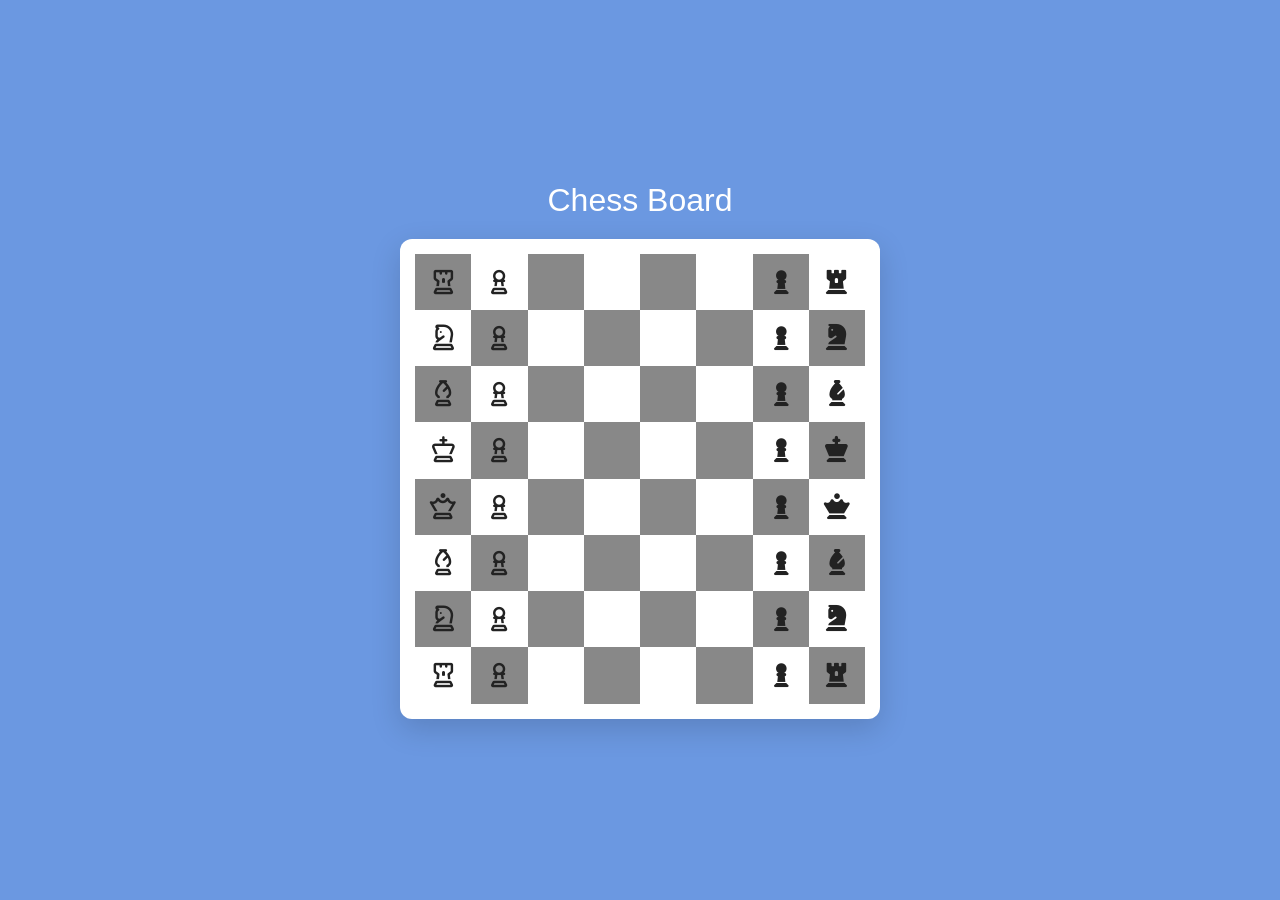
<file: CSS/chess_board/index.html>
<!DOCTYPE html>
<html lang="en">
<head>
    <meta charset="UTF-8">
    <meta name="viewport" content="width=device-width, initial-scale=1.0">
    <link rel="stylesheet" href="https://cdnjs.cloudflare.com/ajax/libs/font-awesome/6.4.0/css/all.min.css">
    <link rel="stylesheet" href="styles.css">
    <title>Chess Board</title>
</head>
<body>
    <div class="title"><h1>Chess Board</h1></div>
    <div class="board">
        <div class="cell dark"><i class="fa-regular fa-chess-rook"></i></div>
        <div class="cell"><i class="fa-regular fa-chess-pawn"></i></div>
        <div class="cell dark"></div>
        <div class="cell"></div>
        <div class="cell dark"></div>
        <div class="cell"></div>
        <div class="cell dark"><i class="fa-solid fa-chess-pawn"></i></div>
        <div class="cell"><i class="fa-solid fa-chess-rook"></i></div>

        <div class="cell"><i class="fa-regular fa-chess-knight"></i></div>
        <div class="cell dark"><i class="fa-regular fa-chess-pawn"></i></div>
        <div class="cell"></div>
        <div class="cell dark"></div>
        <div class="cell"></div>
        <div class="cell dark"></div>
        <div class="cell"><i class="fa-solid fa-chess-pawn"></i></div>
        <div class="cell dark"><i class="fa-solid fa-chess-knight"></i></div>

        <div class="cell dark"><i class="fa-regular fa-chess-bishop"></i></div>
        <div class="cell"><i class="fa-regular fa-chess-pawn"></i></div>
        <div class="cell dark"></div>
        <div class="cell"></div>
        <div class="cell dark"></div>
        <div class="cell"></div>
        <div class="cell dark"><i class="fa-solid fa-chess-pawn"></i></div>
        <div class="cell"><i class="fa-solid fa-chess-bishop"></i></div>

        <div class="cell"><i class="fa-regular fa-chess-king"></i></div>
        <div class="cell dark"><i class="fa-regular fa-chess-pawn"></i></div>
        <div class="cell"></div>
        <div class="cell dark"></div>
        <div class="cell"></div>
        <div class="cell dark"></div>
        <div class="cell"><i class="fa-solid fa-chess-pawn"></i></div>
        <div class="cell dark"><i class="fa-solid fa-chess-king"></i></div>

        <div class="cell dark"><i class="fa-regular fa-chess-queen"></i></div>
        <div class="cell"><i class="fa-regular fa-chess-pawn"></i></div>
        <div class="cell dark"></div>
        <div class="cell"></div>
        <div class="cell dark"></div>
        <div class="cell"></div>
        <div class="cell dark"><i class="fa-solid fa-chess-pawn"></i></div>
        <div class="cell"><i class="fa-solid fa-chess-queen"></i></div>

        <div class="cell"><i class="fa-regular fa-chess-bishop"></i></div>
        <div class="cell dark"><i class="fa-regular fa-chess-pawn"></i></div>
        <div class="cell"></div>
        <div class="cell dark"></div>
        <div class="cell"></div>
        <div class="cell dark"></div>
        <div class="cell"><i class="fa-solid fa-chess-pawn"></i></div>
        <div class="cell dark"><i class="fa-solid fa-chess-bishop"></i></div>

        <div class="cell dark"><i class="fa-regular fa-chess-knight"></i></div>
        <div class="cell"><i class="fa-regular fa-chess-pawn"></i></div>
        <div class="cell dark"></div>
        <div class="cell"></div>
        <div class="cell dark"></div>
        <div class="cell"></div>
        <div class="cell dark"><i class="fa-solid fa-chess-pawn"></i></div>
        <div class="cell"><i class="fa-solid fa-chess-knight"></i></div>

        <div class="cell"><i class="fa-regular fa-chess-rook"></i></div>
        <div class="cell dark"><i class="fa-regular fa-chess-pawn"></i></div>
        <div class="cell"></div>
        <div class="cell dark"></div>
        <div class="cell"></div>
        <div class="cell dark"></div>
        <div class="cell"><i class="fa-solid fa-chess-pawn"></i></div>
        <div class="cell dark"><i class="fa-solid fa-chess-rook"></i></div>
    </div>
</body>
</html>
</file>
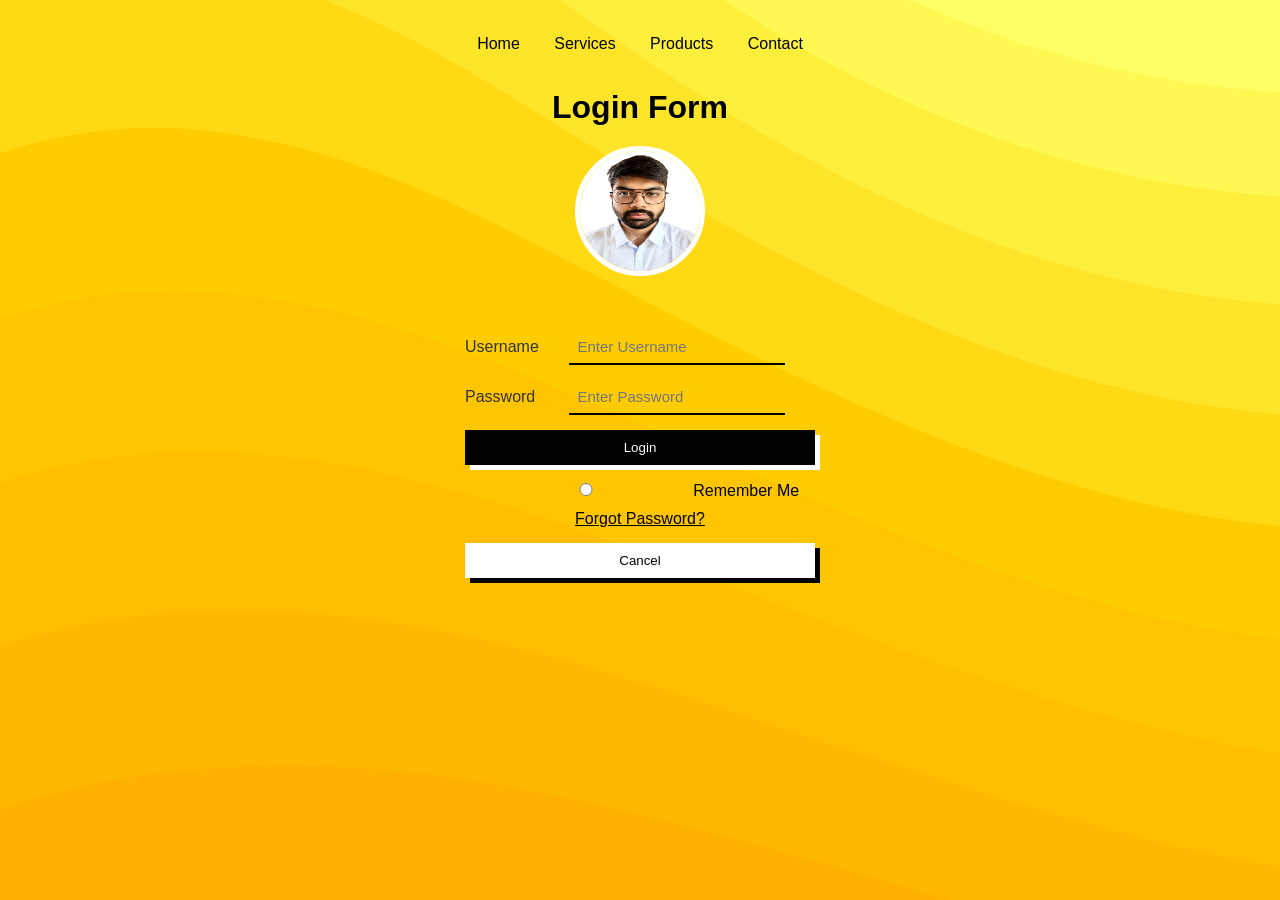
<file: CSS/login_form/index.html>
<!DOCTYPE html>
<html lang="en">
<head>
    <meta charset="UTF-8">
    <meta name="viewport" content="width=device-width, initial-scale=1.0">
    <title>Login Form</title>
    <link rel="stylesheet" href="styles.css">
</head>
<body>
    <header>
        <a href="#">Home</a>
        <a href="#">Services</a>
        <a href="#">Products</a>
        <a href="#">Contact</a>
    </header>

    <h1>Login Form</h1>

    <img class="avatar" src="kanad_profile.png" alt="Profile picture">

    <form>
        <div class="form-group">
            <label for="username">Username</label>
            <input type="text" id="username" placeholder="Enter Username">
        </div>

        <div class="form-group">
            <label for="password">Password</label>
            <input type="password" id="password" placeholder="Enter Password">
        </div>

        <button type="submit" class="btn btn-login">Login</button>

        <div class="checkbox-group">
            <input type="radio" id="remember">
            <label for="remember">Remember Me</label>
        </div>

        <a href="#" class="forgot-link">Forgot Password?</a>

        <button type="button" class="btn btn-cancel">Cancel</button>
    </form>
</body>
</html>
</file>
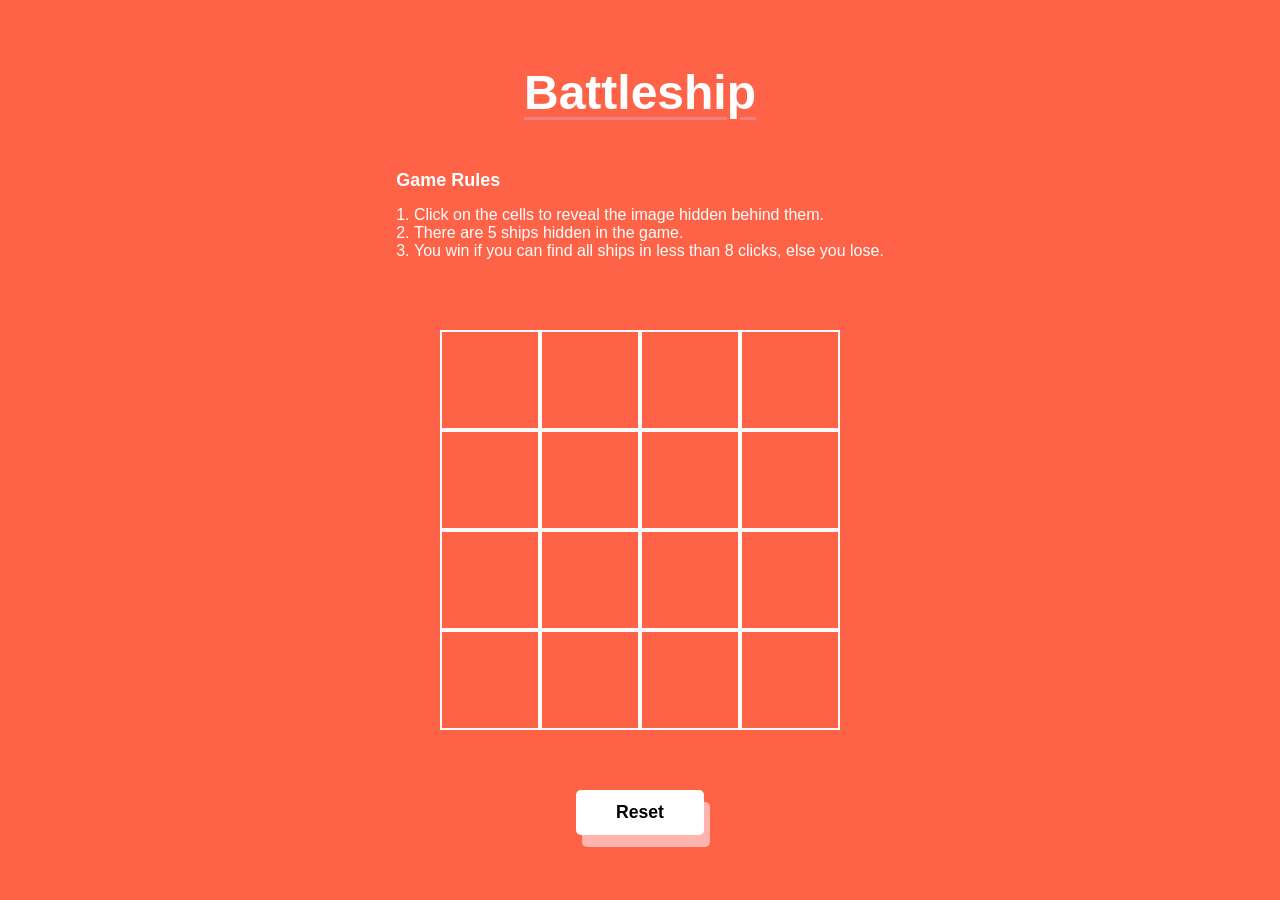
<file: JS/battleship/index.html>
<!DOCTYPE html>
<html lang="en">
<head>
    <meta charset="UTF-8">
    <meta name="viewport" content="width=device-width, initial-scale=1.0">
    <title>Battleship Game</title>
    <link rel="stylesheet" href="style.css">
</head>
<body>
    <h1>Battleship</h1>
    
    <div class="rules-section">
        <h2>Game Rules</h2>
        <ol>
            <li>Click on the cells to reveal the image hidden behind them.</li>
            <li>There are 5 ships hidden in the game.</li>
            <li>You win if you can find all ships in less than 8 clicks, else you lose.</li>
        </ol>
    </div>

    <div class="game-container">
        <div class="grid" id="gameGrid"></div>
        
        <button class="reset-btn" id="resetBtn">Reset</button>
    </div>

    <script src="script.js"></script>
</body>
</html>
</file>
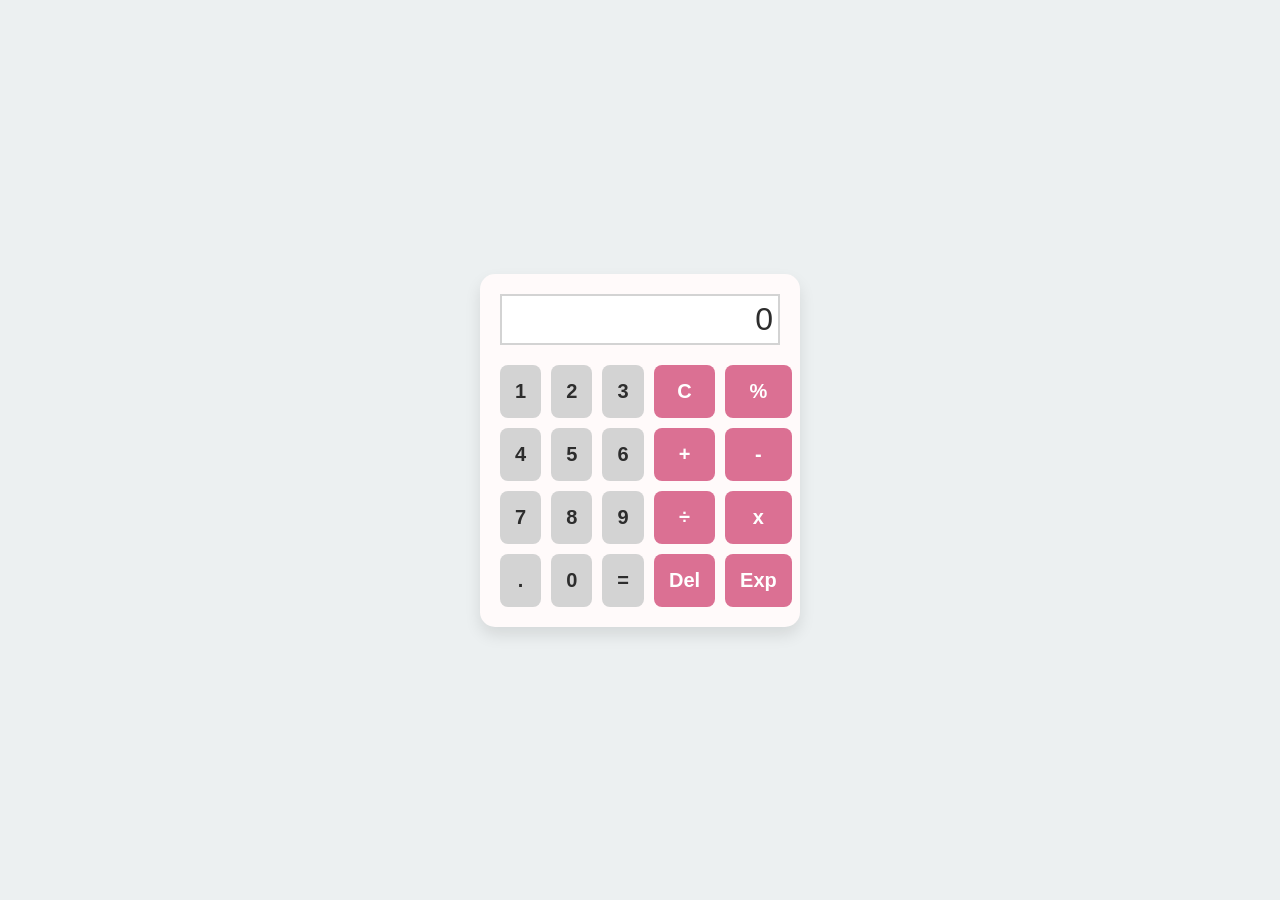
<file: JS/calculator/index.html>
<!DOCTYPE html>
<html lang="en">
<head>
    <meta charset="UTF-8">
    <meta name="viewport" content="width=device-width, initial-scale=1.0">
    <title>Calculator</title>
    <link rel="stylesheet" href="style.css">
</head>
<body>
    <div class="calculator-container">
        <div class="display" id="display">0</div>
        <div class="buttons-grid">
            <button class="number-btn">1</button>
            <button class="number-btn">2</button>
            <button class="number-btn">3</button>
            <button class="action-btn" id="clear">C</button>
            <button class="action-btn" id="remainder">%</button>

            <button class="number-btn">4</button>
            <button class="number-btn">5</button>
            <button class="number-btn">6</button>
            <button class="action-btn" id="add">+</button>
            <button class="action-btn" id="subtract">-</button>

            <button class="number-btn">7</button>
            <button class="number-btn">8</button>
            <button class="number-btn">9</button>
            <button class="action-btn" id="divide">÷</button>
            <button class="action-btn" id="multiply">x</button>

            <button class="number-btn decimal-btn" id="decimal">.</button>
            <button class="number-btn">0</button>
            <button class="action-btn" id="equals">=</button>
            <button class="action-btn" id="delete">Del</button>
            <button class="action-btn" id="exponent">Exp</button>
        </div>
    </div>

    <script src="script.js"></script>
</body>
</html>
</file>
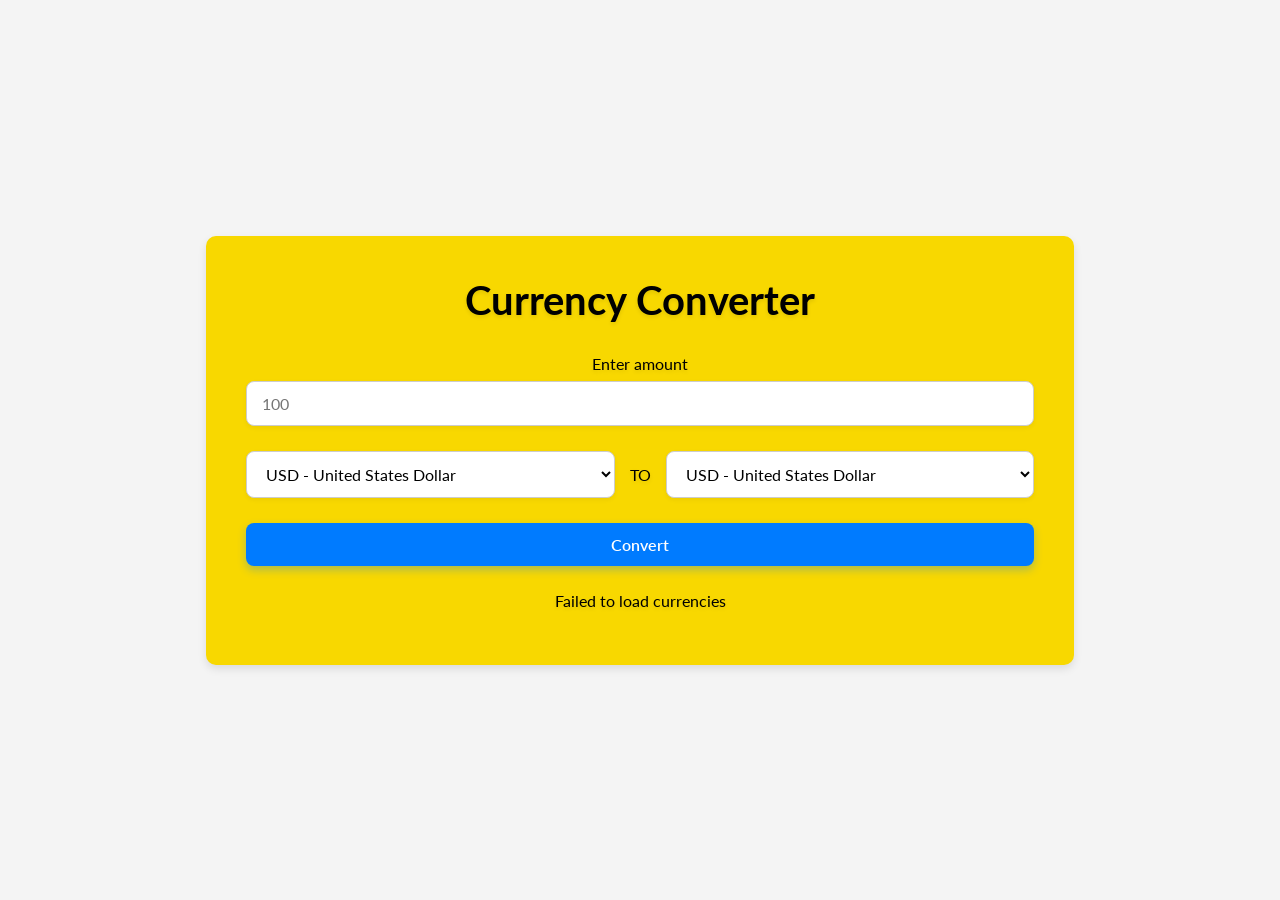
<file: JS/currency_converter/index.html>
<!DOCTYPE html>
<html lang="en">
<head>
    <meta charset="UTF-8">
    <meta name="viewport" content="width=device-width, initial-scale=1.0">
    <title>Currency Converter</title>
    <link rel="preconnect" href="https://fonts.googleapis.com">
    <link rel="preconnect" href="https://fonts.gstatic.com" crossorigin>
    <link href="https://fonts.googleapis.com/css2?family=Lato:ital,wght@0,100;0,300;0,400;0,700;0,900;1,100;1,300;1,400;1,700;1,900&display=swap" rel="stylesheet">
    <link rel="stylesheet" href="style.css">
</head>
<body>
    <div class="container">
        <div class="content">
            <h1>Currency Converter</h1>

            <div class="input-group">
                <label for="amount">Enter amount</label>
                <input type="number" id="amount" placeholder="100" required>
            </div>

            <div class="currency-section">
                <div class="dropdown-group">
                    <select id="fromCurrency">
                        <option value="">USD - United States Dollar</option>
                        <option value="">INR - Indian Rupee</option>
                    </select>
                </div>

                <div class="to-label">TO</div>

                <div class="dropdown-group">
                    <select id="toCurrency">
                        <option value="">USD - United States Dollar</option>
                        <option value="">INR - Indian Rupee</option>
                    </select>
                </div>
            </div>

            <button id="convertBtn" class="convert-btn">Convert</button>

            <div id="result" class="result-message">100 USD = 8,407.52 INR</div>
            <div id="error" class="error-message">An error occurred, please try again later</div>
        </div>
    </div>

    <script src="script.js"></script>
</body>
</html>
</file>
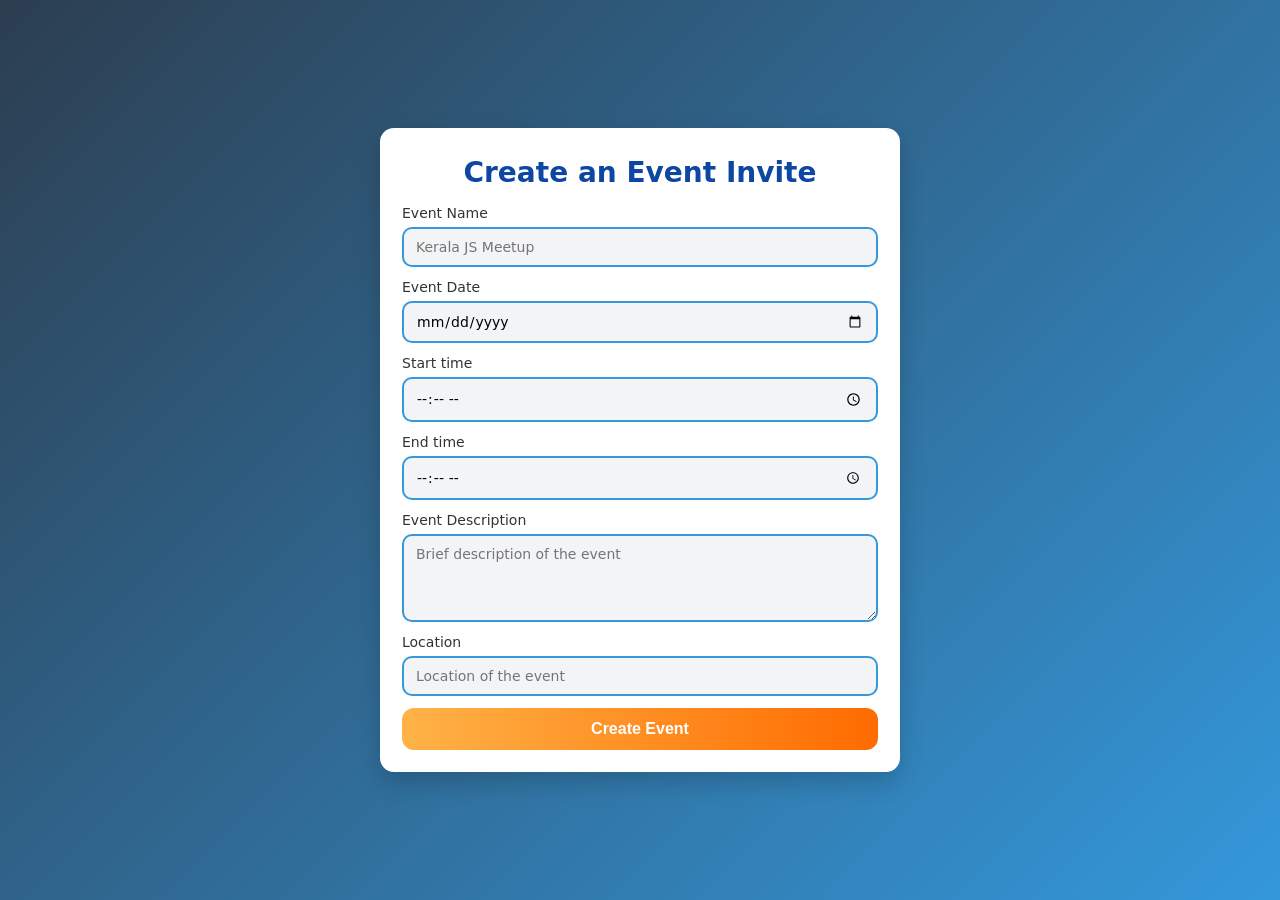
<file: JS/event_invitation/index.html>
<!doctype html>
<html lang="en">
  <head>
    <meta charset="UTF-8" />
    <meta name="viewport" content="width=device-width, initial-scale=1.0" />
    <title>Event Invitation Creator</title>

    <link rel="stylesheet" href="style.css" />
    <script defer src="script.js"></script>
  </head>

  <body>
    <main class="wrap">
      <section class="form-card" id="formCard">
        <h1>Create an Event Invite</h1>

        <form id="eventForm">
          <label>
            Event Name
            <input id="name" type="text" placeholder="Kerala JS Meetup"/>
          </label>

          <label>
            Event Date
            <input id="date" type="date" />
          </label>

          <label>
            Start time
            <input id="start" type="time" />
          </label>

          <label>
            End time
            <input id="end" type="time" />
          </label>

          <label>
            Event Description
            <textarea id="desc" rows="4" placeholder="Brief description of the event"></textarea>
          </label>

          <label>
            Location
            <input id="loc" type="text" placeholder="Location of the event"/>
          </label>

          <button class="btn" type="submit">Create Event</button>
        </form>
      </section>
    </main>

    <div class="modal" id="modal" hidden>
      <div class="modal-box">
        <p id="modalText">Please fill in all fields</p>
        <button type="button" class="modal-close" id="modalClose">×</button>
      </div>
    </div>
  </body>
</html>
</file>
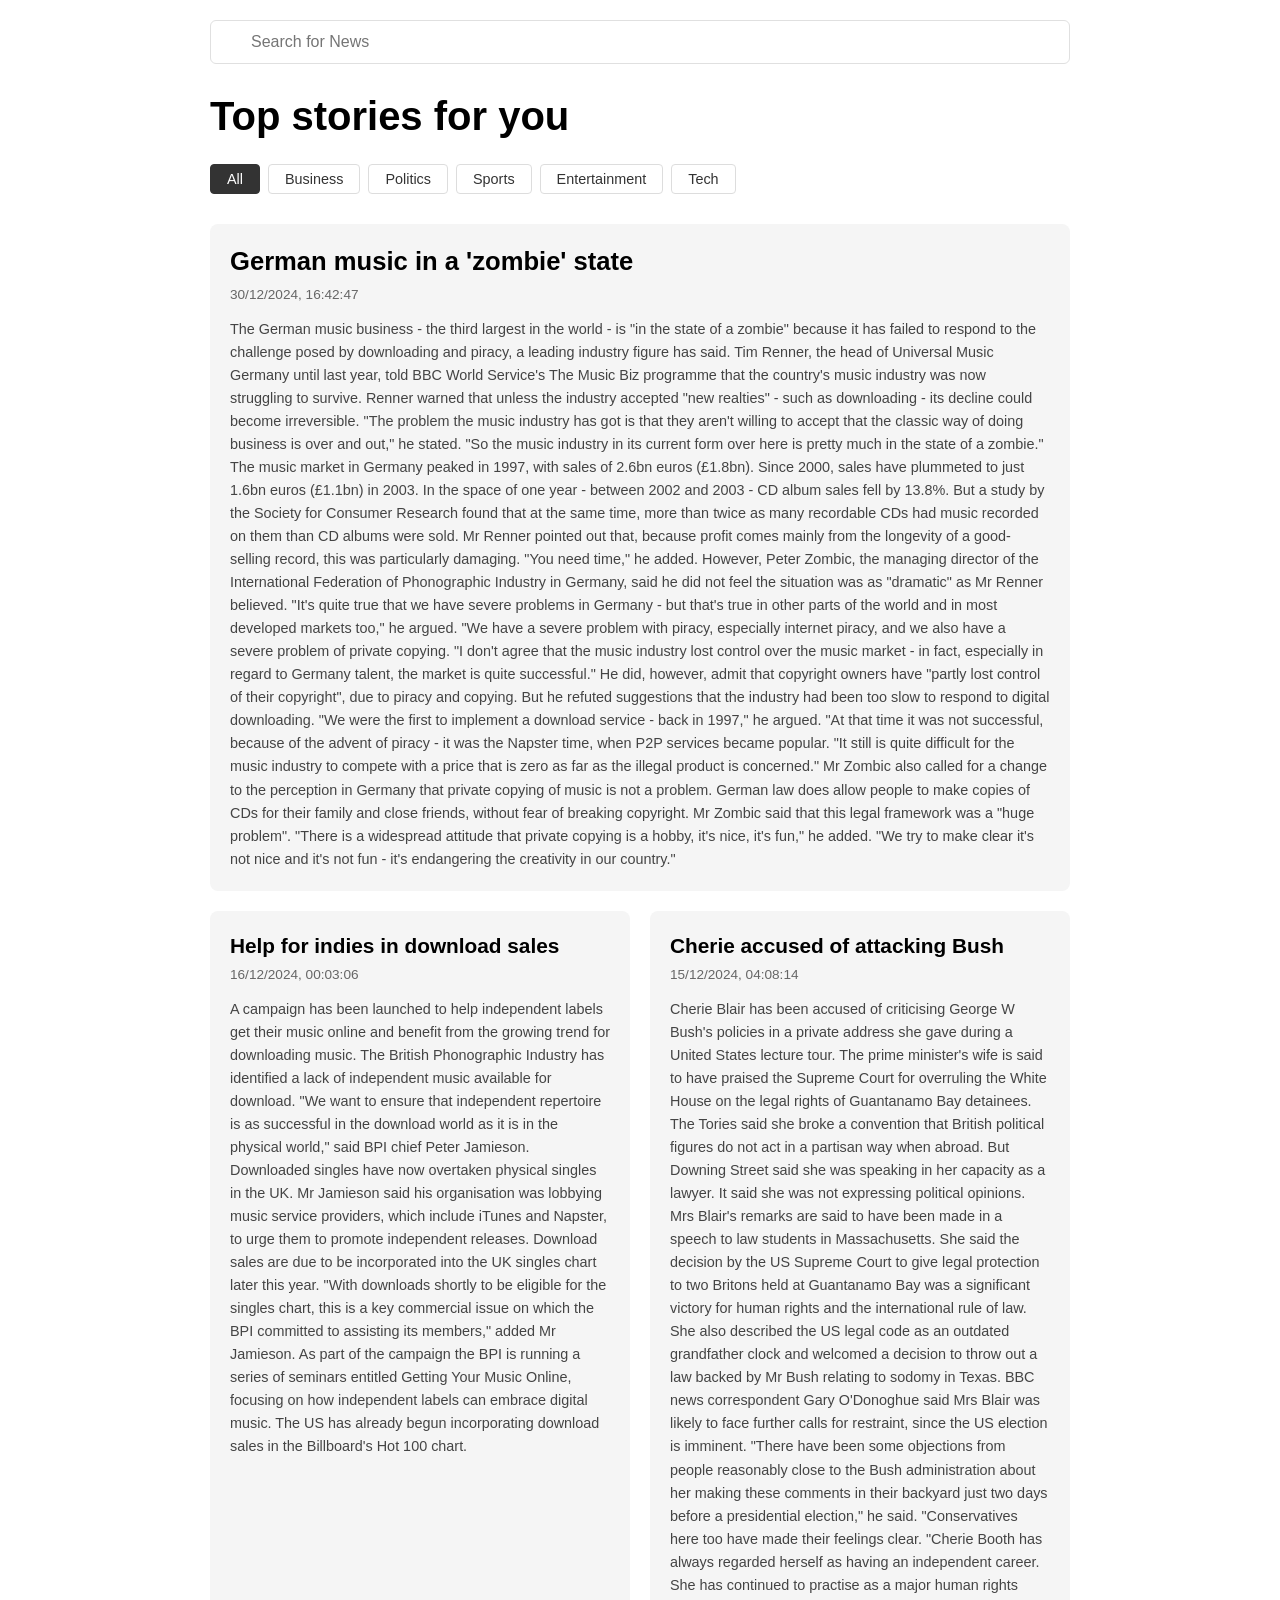
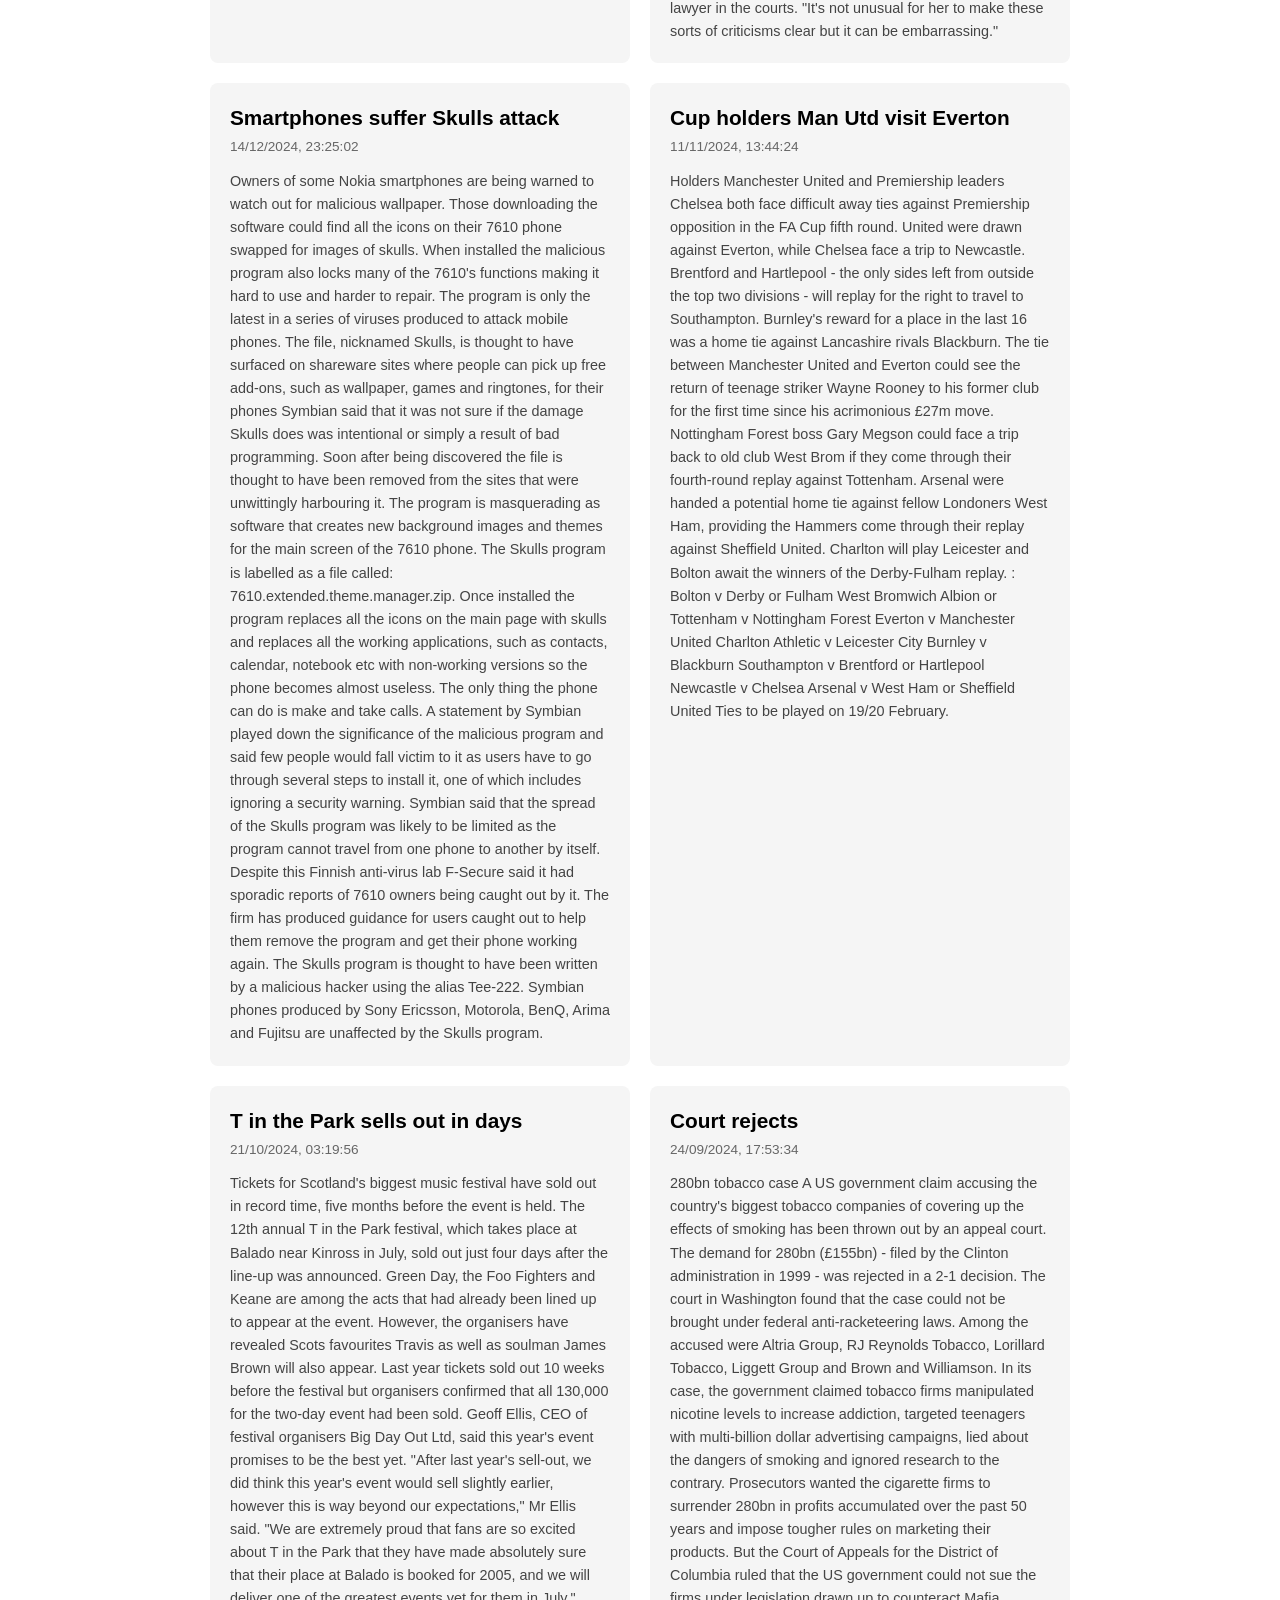
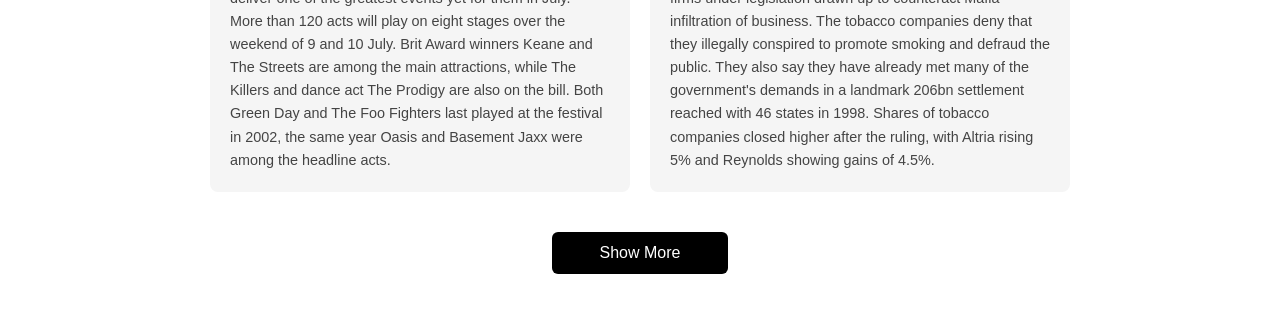
<file: JS/news_explorer/index.html>
<!DOCTYPE html>
<html lang="en">
<head>
  <meta charset="UTF-8">
  <meta name="viewport" content="width=device-width, initial-scale=1.0">
  <title>News Explorer</title>
  <link rel="stylesheet" href="style.css">
</head>
<body>
  <div class="container">
    <header class="header">
      <div class="search-section">
        <input 
          type="text" 
          id="searchInput" 
          class="search-input" 
          placeholder="Search for News"
          aria-label="Search news articles"
        >
      </div>

      <h1>Top stories for you</h1>

      <div class="tags-section">
        <button class="tag-button tag-active" data-category="all" aria-label="Show all news">All</button>
        <button class="tag-button" data-category="business" aria-label="Show business news">Business</button>
        <button class="tag-button" data-category="politics" aria-label="Show politics news">Politics</button>
        <button class="tag-button" data-category="sport" aria-label="Show sport news">Sports</button>
        <button class="tag-button" data-category="entertainment" aria-label="Show entertainment news">Entertainment</button>
        <button class="tag-button" data-category="tech" aria-label="Show tech news">Tech</button>
      </div>
    </header>

    <main class="main-content">
      <section class="news-grid" id="newsGrid"></section>

      <div class="show-more-container">
        <button id="showMoreBtn" class="show-more-btn">Show More</button>
      </div>
    </main>
  </div>

  <script src="news_explorer_project_data.js"></script>
  <script src="script.js"></script>
</body>
</html>
</file>
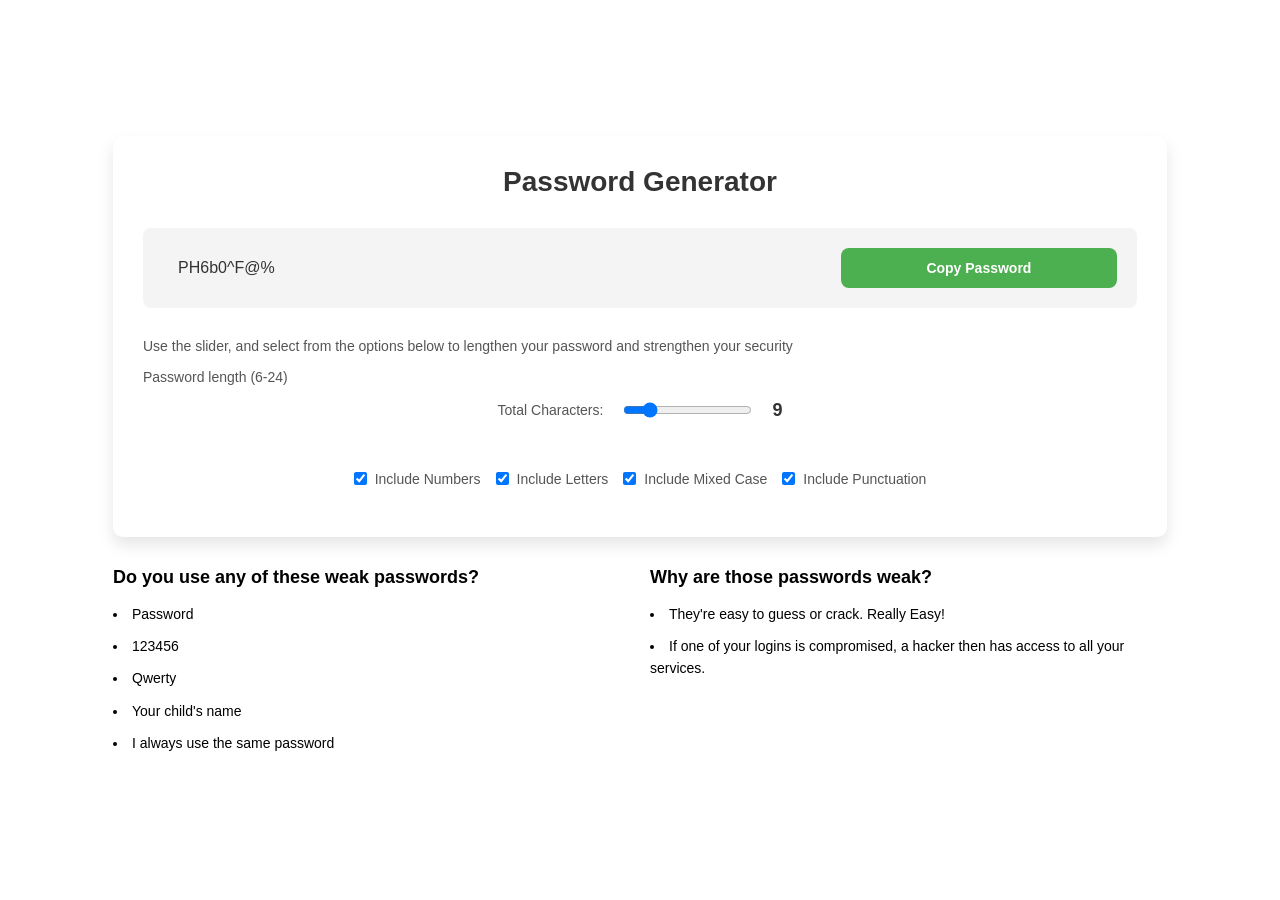
<file: JS/password_generator/index.html>
<!DOCTYPE html>
<html lang="en">
<head>
    <meta charset="UTF-8">
    <meta name="viewport" content="width=device-width, initial-scale=1.0">
    <title>Password Generator</title>
    <link rel="stylesheet" href="style.css">
</head>
<body>
    <main class="container">
        <section class="generator-section">
            <h1>Password Generator</h1>

            <div class="password-display-section">
                <input type="text" id="passwordInput" class="password-input" readonly>
                <button id="copyButton" class="copy-button">Copy Password</button>
            </div>

            <div class="slider-section">
                <div class="slider-controls">
                    <label for="passwordSlider" class="slider-label">Use the slider, and select from the options below to lengthen your password and strengthen your security</label>
                    <p class="slider-label">Password length (6-24)</p>
                    <div class="slider-wrapper">
                        <span class="character-count">
                            Total Characters:
                        </span>
                        <input type="range" id="passwordSlider" class="slider" min="6" max="24" value="9">
                        <span class="character-count">
                            <strong id="lengthValue">9</strong>
                        </span>
                    </div>
                </div>
            </div>

            <div class="checkboxes-section">
                <label class="checkbox-label">
                    <input type="checkbox" id="includeNumbers" checked>
                    <span>Include Numbers</span>
                </label>
                <label class="checkbox-label">
                    <input type="checkbox" id="includeLetters" checked>
                    <span>Include Letters</span>
                </label>
                <label class="checkbox-label">
                    <input type="checkbox" id="includeMixedCase" checked>
                    <span>Include Mixed Case</span>
                </label>
                <label class="checkbox-label">
                    <input type="checkbox" id="includePunctuation" checked>
                    <span>Include Punctuation</span>
                </label>
            </div>

            <div id="clipboardAlert" class="alert alert-success">
                Password copied to clipboard!
            </div>
            <div id="optionsAlert" class="alert alert-error">
                Please select at least one checkbox to generate a password.
            </div>
        </section>

        <section class="info-sections">
            <div class="info-block">
                <h2>Do you use any of these weak passwords?</h2>
                <ul>
                    <li>Password</li>
                    <li>123456</li>
                    <li>Qwerty</li>
                    <li>Your child's name</li>
                    <li>I always use the same password</li>
                </ul>
            </div>

            <div class="info-block">
                <h2>Why are those passwords weak?</h2>
                <ul>
                    <li>They're easy to guess or crack. Really Easy!</li>
                    <li>If one of your logins is compromised, a hacker then has access to all your services.</li>
                </ul>
            </div>
        </section>
    </main>

    <script src="script.js"></script>
</body>
</html>
</file>
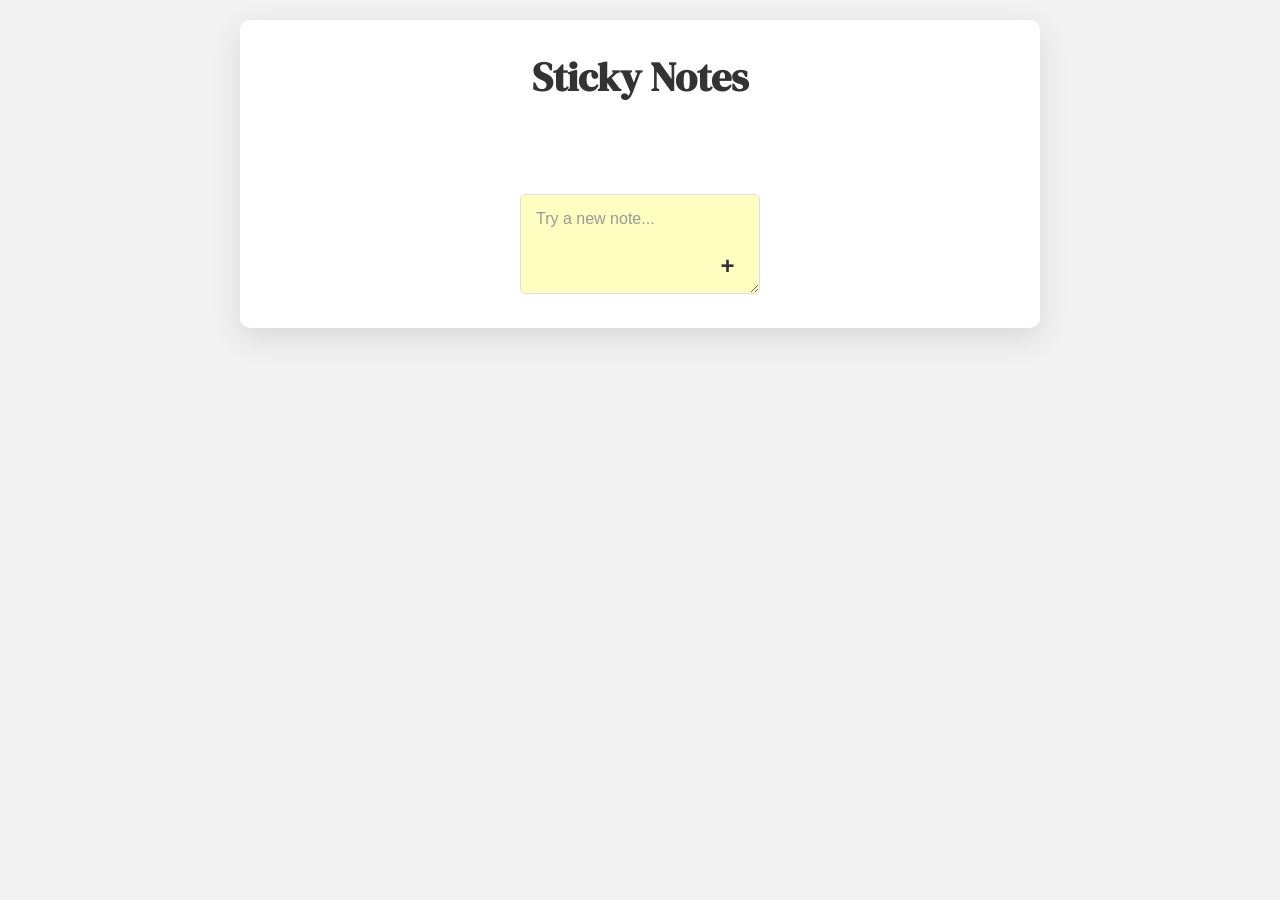
<file: JS/sticky_notes/index.html>
<!DOCTYPE html>
<html lang="en">
<head>
    <meta charset="UTF-8">
    <meta name="viewport" content="width=device-width, initial-scale=1.0">
    <title>Sticky Notes</title>
    <link rel="preconnect" href="https://fonts.googleapis.com">
    <link rel="preconnect" href="https://fonts.gstatic.com" crossorigin>
    <link href="https://fonts.googleapis.com/css2?family=DM+Serif+Display&display=swap" rel="stylesheet">
    <link rel="stylesheet" href="style.css">
</head>
<body>
    <div class="container">
        <h1>Sticky Notes</h1>

        <div id="notesContainer" class="notes-container"></div>
        
        <div class="input-container">
            <div class="input-wrapper">
                <div class="input-section">
                    <textarea id="noteInput" placeholder="Try a new note..."></textarea>
                    <button id="addBtn">+</button>
                </div>
            </div>
        </div>
    </div>

    <script src="script.js"></script>
</body>
</html>
</file>
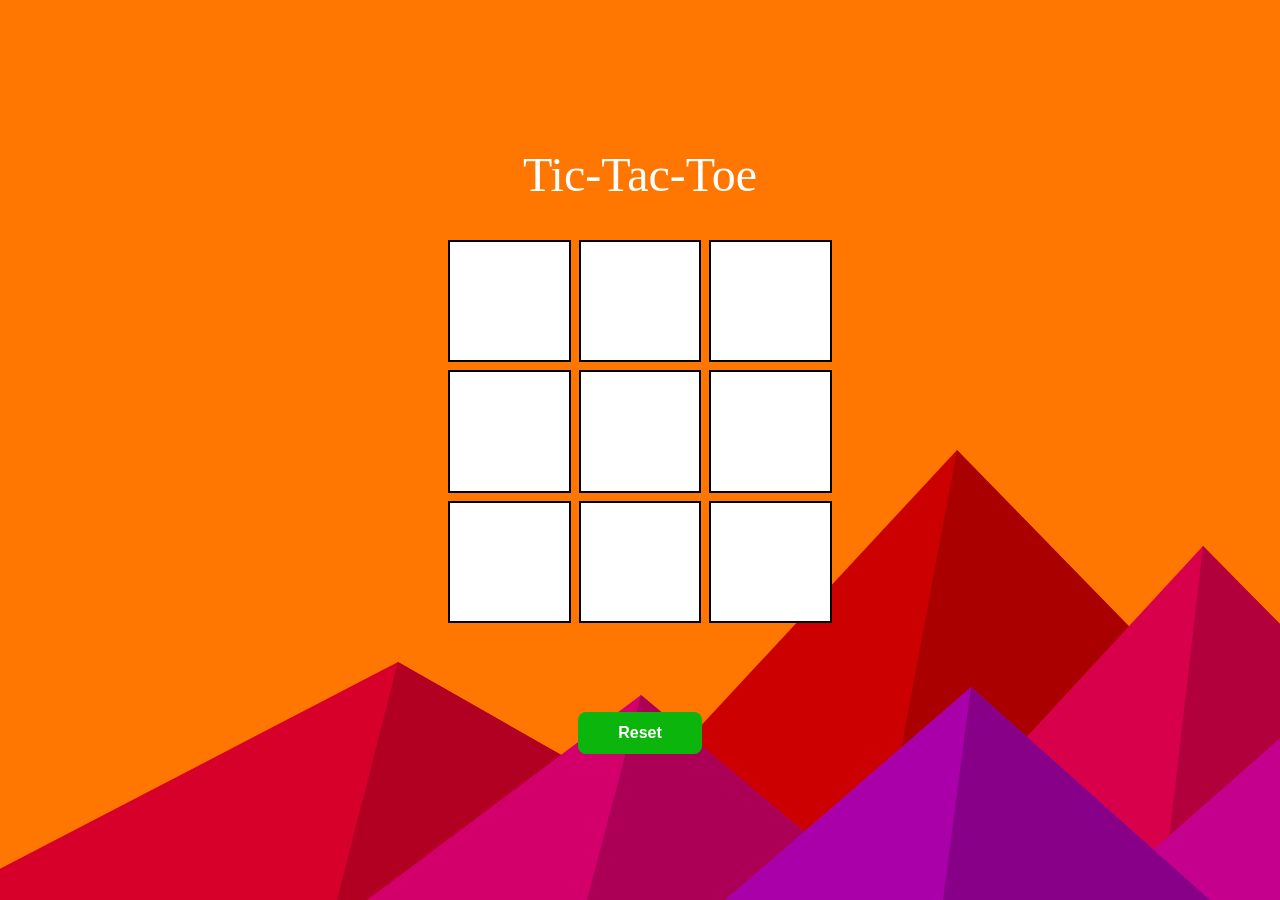
<file: JS/tic_tac_toe/index.html>
<!DOCTYPE html>
<html lang="en">
<head>
    <meta charset="UTF-8">
    <meta name="viewport" content="width=device-width, initial-scale=1.0">
    <title>Tic-Tac-Toe Game</title>
    <link rel="stylesheet" href="https://cdnjs.cloudflare.com/ajax/libs/font-awesome/6.4.0/css/all.min.css">
    <link rel="stylesheet" href="style.css">
</head>
<body>
    <div class="container">
        <h1>Tic-Tac-Toe</h1>
        <div class="game-board">
            <div class="cell" data-index="0"></div>
            <div class="cell" data-index="1"></div>
            <div class="cell" data-index="2"></div>
            <div class="cell" data-index="3"></div>
            <div class="cell" data-index="4"></div>
            <div class="cell" data-index="5"></div>
            <div class="cell" data-index="6"></div>
            <div class="cell" data-index="7"></div>
            <div class="cell" data-index="8"></div>
        </div>
        <div id="winner-text" class="winner-text"></div>
        <button id="reset-btn" class="reset-button">Reset</button>
    </div>
    <script src="script.js"></script>
</body>
</html>
</file>
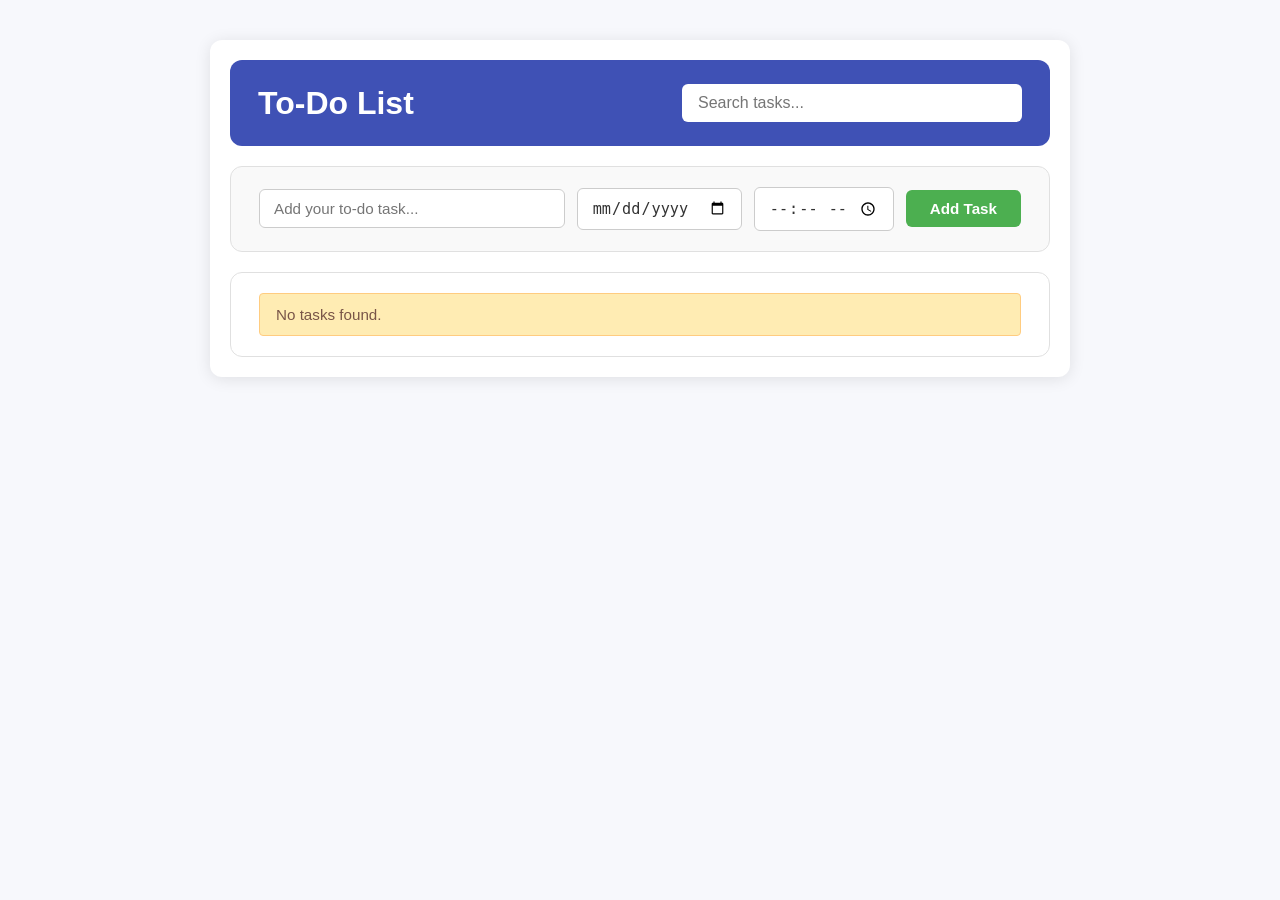
<file: JS/todo_list/index.html>
<!DOCTYPE html>
<html lang="en">
<head>
  <meta charset="UTF-8">
  <meta name="viewport" content="width=device-width, initial-scale=1.0">
  <title>To-Do List</title>
  <link rel="stylesheet" href="style.css">
</head>
<body>
  <div class="container">

    <div id="errorMessage" class="error-message hidden">
      <span>Please fill in all fields</span>
      <button class="close-btn" onclick="closeError()">✕</button>
    </div>

    <div class="header">
      <h1>To-Do List</h1>
      <input type="text" id="searchInput" placeholder="Search tasks..." oninput="renderTasks()">
    </div>

    <div class="form-section">
      <input type="text" id="taskInput" placeholder="Add your to-do task...">
      <input type="date" id="dateInput">
      <input type="time" id="timeInput">
      <button onclick="addTask()">Add Task</button>
    </div>

    <div id="taskList"></div>

  </div>

  <script src="script.js"></script>
</body>
</html>
</file>
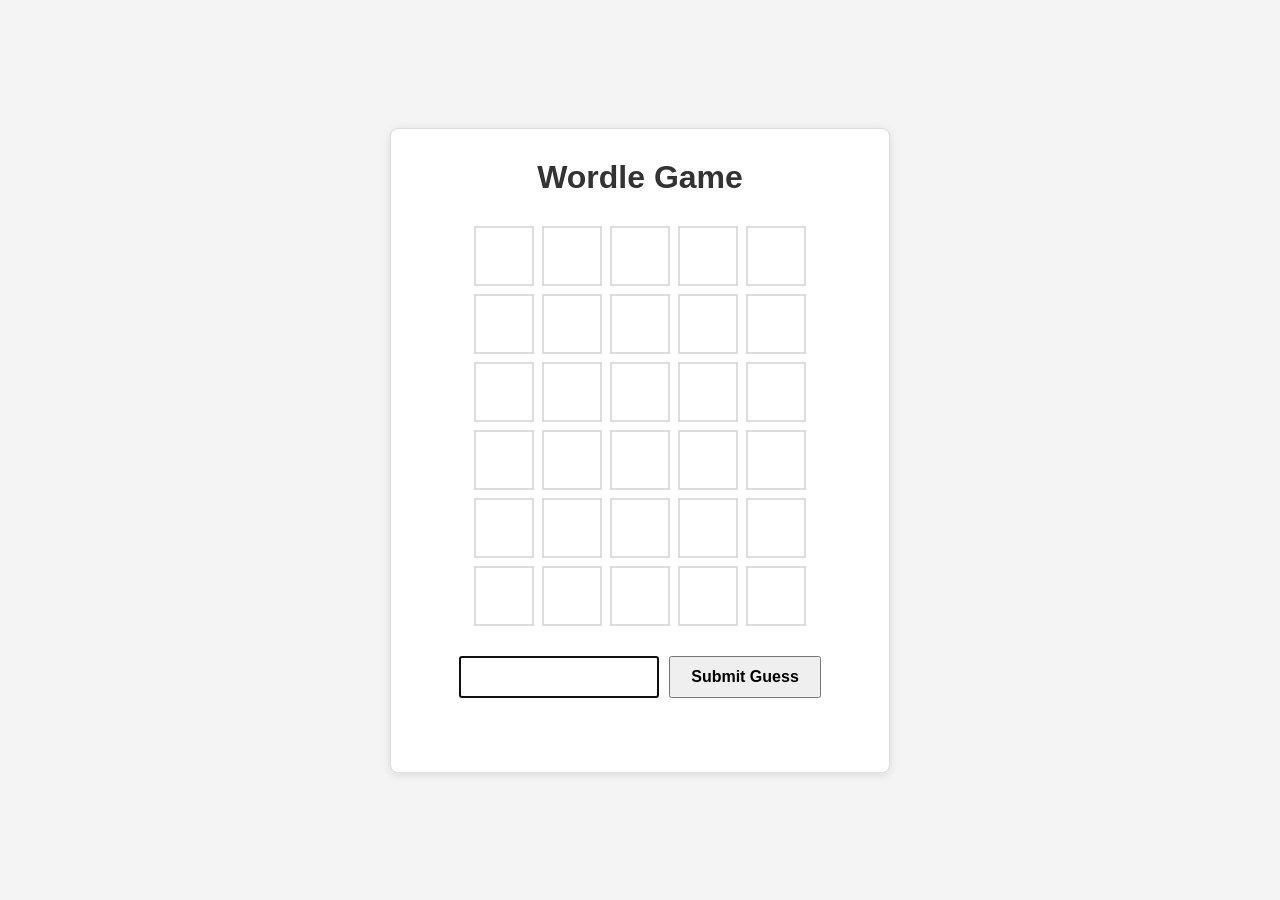
<file: JS/wordle/index.html>
<!DOCTYPE html>
<html lang="en">
<head>
  <meta charset="UTF-8">
  <meta name="viewport" content="width=device-width, initial-scale=1.0">
  <title>Wordle Game</title>
  <link rel="stylesheet" href="style.css">
</head>
<body>
  <div class="container">
    <h1>Wordle Game</h1>
    
    <div class="game-board">
      <div class="row">
        <div class="cell"></div>
        <div class="cell"></div>
        <div class="cell"></div>
        <div class="cell"></div>
        <div class="cell"></div>
      </div>
      <div class="row">
        <div class="cell"></div>
        <div class="cell"></div>
        <div class="cell"></div>
        <div class="cell"></div>
        <div class="cell"></div>
      </div>
      <div class="row">
        <div class="cell"></div>
        <div class="cell"></div>
        <div class="cell"></div>
        <div class="cell"></div>
        <div class="cell"></div>
      </div>
      <div class="row">
        <div class="cell"></div>
        <div class="cell"></div>
        <div class="cell"></div>
        <div class="cell"></div>
        <div class="cell"></div>
      </div>
      <div class="row">
        <div class="cell"></div>
        <div class="cell"></div>
        <div class="cell"></div>
        <div class="cell"></div>
        <div class="cell"></div>
      </div>
      <div class="row">
        <div class="cell"></div>
        <div class="cell"></div>
        <div class="cell"></div>
        <div class="cell"></div>
        <div class="cell"></div>
      </div>
    </div>

    <div class="input-section">
      <input 
        type="text" 
        id="guessInput" 
        maxlength="5" 
        autofocus
      >
      <button id="submitBtn">Submit Guess</button>
    </div>

    <p id="feedback" class="feedback-message"></p>
  </div>

  <script src="wordlist.js"></script>
  <script src="script.js"></script>
</body>
</html>
</file>
<file: CSS/chess_board/styles.css>
body {
    height: 100vh;
    width: 100vw;
    margin: 0;
    background-color: #6B98E1;
    display: flex;
    flex-direction: column;
    align-items: center;
    justify-content: center;
    font-family: sans-serif;
}

.title {
    color: white;
    margin-bottom: 20px;
}

.title h1 {
    margin: 0;
    font-weight: 500;
}

.board {
    width: 450px;
    height: 450px;
    background-color: white;
    border-radius: 12px;
    box-shadow: 0 10px 30px rgba(0, 0, 0, 0.15);
    padding: 15px;
    display: grid;
    grid-template-columns: repeat(8, 1fr);
    grid-template-rows: repeat(8, 1fr);
}

.cell {
    display: grid;
    place-items: center;
    font-size: 26px;
    color: #222222;
}

.dark {
    background-color: #888888;
}
</file>
<file: CSS/login_form/styles.css>
body {
    margin: 0;
    padding: 20px;
    background-color: #ffaa00;
    background-image: url("data:image/svg+xml,%3Csvg xmlns='http://www.w3.org/2000/svg' width='100%25' height='100%25' viewBox='0 0 1600 800'%3E%3Cg %3E%3Cpath fill='%23ffb100' d='M486 705.8c-109.3-21.8-223.4-32.2-335.3-19.4C99.5 692.1 49 703 0 719.8V800h843.8c-115.9-33.2-230.8-68.1-347.6-92.2C492.8 707.1 489.4 706.5 486 705.8z'/%3E%3Cpath fill='%23ffb800' d='M1600 0H0v719.8c49-16.8 99.5-27.8 150.7-33.5c111.9-12.7 226-2.4 335.3 19.4c3.4 0.7 6.8 1.4 10.2 2c116.8 24 231.7 59 347.6 92.2H1600V0z'/%3E%3Cpath fill='%23ffbe00' d='M478.4 581c3.2 0.8 6.4 1.7 9.5 2.5c196.2 52.5 388.7 133.5 593.5 176.6c174.2 36.6 349.5 29.2 518.6-10.2V0H0v574.9c52.3-17.6 106.5-27.7 161.1-30.9C268.4 537.4 375.7 554.2 478.4 581z'/%3E%3Cpath fill='%23ffc500' d='M0 0v429.4c55.6-18.4 113.5-27.3 171.4-27.7c102.8-0.8 203.2 22.7 299.3 54.5c3 1 5.9 2 8.9 3c183.6 62 365.7 146.1 562.4 192.1c186.7 43.7 376.3 34.4 557.9-12.6V0H0z'/%3E%3Cpath fill='%23ffcc00' d='M181.8 259.4c98.2 6 191.9 35.2 281.3 72.1c2.8 1.1 5.5 2.3 8.3 3.4c171 71.6 342.7 158.5 531.3 207.7c198.8 51.8 403.4 40.8 597.3-14.8V0H0v283.2C59 263.6 120.6 255.7 181.8 259.4z'/%3E%3Cpath fill='%23ffd914' d='M1600 0H0v136.3c62.3-20.9 127.7-27.5 192.2-19.2c93.6 12.1 180.5 47.7 263.3 89.6c2.6 1.3 5.1 2.6 7.7 3.9c158.4 81.1 319.7 170.9 500.3 223.2c210.5 61 430.8 49 636.6-16.6V0z'/%3E%3Cpath fill='%23ffe529' d='M454.9 86.3C600.7 177 751.6 269.3 924.1 325c208.6 67.4 431.3 60.8 637.9-5.3c12.8-4.1 25.4-8.4 38.1-12.9V0H288.1c56 21.3 108.7 50.6 159.7 82C450.2 83.4 452.5 84.9 454.9 86.3z'/%3E%3Cpath fill='%23ffef3d' d='M1600 0H498c118.1 85.8 243.5 164.5 386.8 216.2c191.8 69.2 400 74.7 595 21.1c40.8-11.2 81.1-25.2 120.3-41.7V0z'/%3E%3Cpath fill='%23fff852' d='M1397.5 154.8c47.2-10.6 93.6-25.3 138.6-43.8c21.7-8.9 43-18.8 63.9-29.5V0H643.4c62.9 41.7 129.7 78.2 202.1 107.4C1020.4 178.1 1214.2 196.1 1397.5 154.8z'/%3E%3Cpath fill='%23ffff66' d='M1315.3 72.4c75.3-12.6 148.9-37.1 216.8-72.4h-723C966.8 71 1144.7 101 1315.3 72.4z'/%3E%3C/g%3E%3C/svg%3E");
    background-attachment: fixed;
    background-size: cover;
    font-family: Arial, sans-serif;
    text-align: center;
}

header {
    padding: 15px;
    margin-bottom: 20px;
}

header a {
    color: black;
    margin: 0 15px;
    text-decoration: none;
}

h1 {
    margin-bottom: 20px;
}

.avatar {
    width: 120px;
    height: 120px;
    border-radius: 50%;
    border: 5px solid white;
    margin-bottom: 20px;
}

form {
    background-color: transparent;
    padding: 30px;
    border-radius: 10px;
    width: 350px;
    margin: 0 auto;
}

.form-group {
    margin-bottom: 15px;
    text-align: left;
}

.form-group label {
    display: inline-block;
    width: 100px;
    color: #333;
}

input{
  width: 200px;
  border: none;
  border-bottom: 2px solid black;
  background: transparent;
  font-size: 15px;
  padding: 8px;
}

.btn {
    color: white;
    padding: 10px 30px;
    border: none;
    cursor: pointer;
}

.btn-login {
    width: 100%;
    background-color: black;
    margin-bottom: 15px;
    box-shadow: white 5px 5px;
}

.btn-cancel {
    width: 100%;
    background-color: white;
    color: black;
    margin-bottom: 15px;
    box-shadow: black 5px 5px;
}

.checkbox-group {
    text-align: center;
    margin-bottom: 10px;
}

.forgot-link {
    color: black;
    display: block;
    margin-bottom: 15px;
    text-align: center;
}
</file>
<file: JS/battleship/style.css>
* {
    margin: 0;
    padding: 0;
    box-sizing: border-box;
}

body {
    background-color: tomato;
    font-family: Arial, sans-serif;
    display: flex;
    flex-direction: column;
    align-items: center;
    justify-content: center;
    min-height: 100vh;
    padding: 20px;
}

h1 {
    color: white;
    font-size: 3em;
    margin-bottom: 30px;
    text-decoration: underline;
    text-decoration-color: lightcoral;
    text-decoration-thickness: 3px;
    text-underline-offset: 8px;
}

h2 {
    color: white;
    margin-bottom: 15px;
    font-size: large;
}

.rules-section {
    padding: 20px;
    border-radius: 8px;
    margin-bottom: 30px;
    max-width: 600px;
}

.rules-section ol {
    list-style-position: inside;
    color: white;
}

.game-container {
    display: flex;
    flex-direction: column;
    align-items: center;
    gap: 20px;
}

.grid {
    display: grid;
    grid-template-columns: repeat(4, 1fr);
    padding: 20px;
}

.cell {
    width: 100px;
    height: 100px;
    border: 2px solid snow;
    cursor: pointer;
    display: flex;
    align-items: center;
    justify-content: center;
    overflow: hidden;
    transition: transform 0.2s ease;
}

.cell:hover {
    transform: scale(1.05);
}

.cell img {
    width: 100%;
    height: 100%;
    object-fit: cover;
    display: none;
}

.cell.revealed img {
    display: block;
}

.reset-btn {
    padding: 12px 40px;
    font-size: 1.1em;
    background-color: white;
    border: none;
    border-radius: 5px;
    cursor: pointer;
    font-weight: bold;
    box-shadow: 6px 12px 0 rgba(255, 200, 200, 0.8);
    transition: all 0.3s ease;
    margin-top: 20px;
}
</file>
<file: JS/calculator/style.css>
* {
    margin: 0;
    padding: 0;
    box-sizing: border-box;
}

body {
    font-family: Helvetica, Arial, sans-serif;
    background-color: #ecf0f1;
    color: #2d2d2d;
    display: flex;
    justify-content: center;
    align-items: center;
    min-height: 100vh;
}

.calculator-container {
    background-color: #fffafa;
    border-radius: 15px;
    padding: 20px;
    box-shadow: 0 8px 16px rgba(0, 0, 0, 0.1);
    width: 320px;
}

.display {
    background-color: #fff;
    border: 2px solid lightgray;
    padding: 5px;
    font-size: 32px;
    text-align: right;
    margin-bottom: 20px;
}

.buttons-grid {
    display: grid;
    grid-template-columns: repeat(5, 1fr);
    gap: 10px;
}

button {
    padding: 15px;
    font-size: 20px;
    border: none;
    border-radius: 8px;
    cursor: pointer;
    font-weight: bold;
    transition: all 0.2s ease;
}

.number-btn {
    background-color: lightgray;
    color: #2d2d2d;
}

.action-btn {
    background-color: palevioletred;
    color: #fff;
}

#equals {
    background-color: lightgray;
    color: #2d2d2d;
}
</file>
<file: JS/currency_converter/style.css>
* {
    margin: 0;
    padding: 0;
    box-sizing: border-box;
}

body {
    font-family: 'Lato', sans-serif;
    background-color: #f4f4f4;
    text-shadow: 0 2px 4px rgba(0, 0, 0, 0.1);
    display: flex;
    justify-content: center;
    align-items: center;
    min-height: 100vh;
    padding: 20px;
}

.container {
    display: flex;
    justify-content: center;
    align-items: center;
    width: 100%;
}

.content {
    background-color: #F8D800;
    text-align: center;
    padding: 40px;
    border-radius: 10px;
    box-shadow: 0 4px 8px rgba(0, 0, 0, 0.1);
    width: 70%;
}

h1 {
    font-size: 2.5rem;
    margin-bottom: 30px;
    font-weight: 700;
}

.input-group {
    margin-bottom: 25px;
    display: flex;
    flex-direction: column;
}

.input-group label {
    text-align: center;
    margin-bottom: 8px;
}

#amount {
    padding: 12px 15px;
    border: 1px solid #ccc;
    border-radius: 8px;
    font-family: 'Lato', sans-serif;
    font-size: 1rem;
    box-shadow: 0 2px 5px rgba(0, 0, 0, 0.05);
}

#amount:focus {
    outline: none;
    border-color: #555;
}

.currency-section {
    display: flex;
    align-items: center;
    gap: 15px;
    margin-bottom: 25px;
    justify-content: center;
}

.dropdown-group {
    flex: 1;
}

.dropdown-group select {
    width: 100%;
    padding: 12px 15px;
    border: 1px solid #ccc;
    border-radius: 8px;
    font-family: 'Lato', sans-serif;
    font-size: 1rem;
    background-color: #fff;
    box-shadow: 0 2px 5px rgba(0, 0, 0, 0.05);
}

.dropdown-group select:focus {
    outline: none;
    border-color: #555;
}

.convert-btn {
    background-color: #007bff;
    color: white;
    padding: 12px 40px;
    border: none;
    border-radius: 8px;
    font-size: 1rem;
    font-weight: 600;
    cursor: pointer;
    box-shadow: 0 4px 8px rgba(0, 123, 255, 0.3);
    font-family: 'Lato', sans-serif;
    margin-bottom: 25px;
    width: 100%;
}

.result-message {
    text-align: center;
    color: #333;
    margin-bottom: 15px;
    display: none;
}

.error-message {
    text-align: center;
    margin-bottom: 15px;
    display: none;
}

.show {
    display: block !important;
}
</file>
<file: JS/event_invitation/style.css>
* {
  box-sizing: border-box;
}

body {
  margin: 0;
  min-height: 100vh;
  display: flex;
  justify-content: center;
  align-items: center;
  font-family: system-ui, Arial, sans-serif;
  color: #333;
  background: linear-gradient(135deg, #2c3e50, #3498db);
}

.wrap {
  width: min(520px, 92vw);
}

.form-card {
  background: #fff;
  border-radius: 14px;
  box-shadow: 0 10px 25px rgba(0, 0, 0, 0.18);
  padding: 22px;
}

h1 {
  margin: 6px 0 16px;
  font-size: 28px;
  font-weight: 800;
  color: #0d47a1;
  text-align: center;
}

form {
  display: grid;
  gap: 12px;
}

label {
  display: grid;
  gap: 6px;
  font-size: 14px;
}

input,
textarea {
  padding: 10px 12px;
  border-radius: 10px;
  border: 2px solid #3498db;
  background: #f3f4f6;
  font: inherit;
}

input:focus,
textarea:focus {
  outline: none;
  border-color: #ff5722;
}

.row {
  display: grid;
  gap: 12px;
  grid-template-columns: 1fr 1fr;
}

.btn {
  padding: 12px 14px;
  border: 0;
  border-radius: 12px;
  background: linear-gradient(90deg, #ffb347, #ff6b00);
  color: #fff;
  font-weight: 700;
  font-size: 16px;
  cursor: pointer;
}

.btn:hover {
  filter: brightness(0.95);
  transform: translateY(-1px);
}

.modal {
  position: fixed;
  inset: 0;
  display: flex;
  align-items: center;
  justify-content: center;
  padding: 18px;
  background: rgba(0, 0, 0, 0.35);
  z-index: 20;
}

.modal[hidden] {
  display: none !important;
}

.modal-box {
  display: flex;
  justify-content: center;
  align-items: center;
  position: relative;
  height: min(420px, 20vw);
  width: min(420px, 90vw);
  padding: 18px 44px 18px 18px;
  border-radius: 16px;
  color: #fff;
  background: linear-gradient(135deg, #3498db, #512da8);
}

.modal-box p {
  margin: 0;
  font-size: larger;
}

.modal-close {
  position: absolute;
  top: 10px;
  right: 12px;
  border: 0;
  background: transparent;
  font-size: 24px;
  line-height: 1;
  cursor: pointer;
  color: inherit;
}

body.modal-open {
  overflow: hidden;
}

body.modal-open::before {
  content: "";
  position: fixed;
  inset: 0;
  background: rgba(0, 0, 0, 0.35);
}

.msg {
  position: fixed;
  left: 50%;
  top: 50%;
  transform: translate(-50%, -50%);
  width: min(420px, 92vw);
  padding: 16px 46px 16px 16px;
  border-radius: 14px;
  color: #fff;
  background: linear-gradient(135deg, #3498db, #512da8);
  box-shadow: 0 12px 30px rgba(0, 0, 0, 0.25);
}

.msg span {
  font-weight: 700;
}

.msg-close {
  position: absolute;
  top: 10px;
  right: 12px;
  border: 0;
  background: transparent;
  font-size: 24px;
  line-height: 1;
  cursor: pointer;
  color: inherit;
}

.invite {
  background: #fff;
  border: 4px solid #e74c3c;
  border-radius: 16px;
  padding: 18px;
  box-shadow: 0 0 20px rgba(0, 0, 0, 0.2);
}

.invite h2 {
  margin: 0 0 10px;
}

.invite p {
  margin: 6px 0;
}
</file>
<file: JS/news_explorer/style.css>
* {
  margin: 0;
  padding: 0;
  box-sizing: border-box;
}

body {
  font-family: Arial, sans-serif;
  background-color: #ffffff;
  color: #333;
  line-height: 1.6;
}

.container {
  max-width: 900px;
  margin: 0 auto;
  padding: 20px;
}

.header {
  margin-bottom: 30px;
}

.header h1 {
  font-size: 2.5rem;
  font-weight: 800;
  margin-bottom: 16px;
  color: #000;
}

.search-section {
  margin-bottom: 20px;
}

.search-input {
  width: 100%;
  padding: 12px 16px 12px 40px;
  font-size: 1rem;
  border: 1px solid #e0e0e0;
  border-radius: 6px;
  background-position: 12px center;
}

.search-input:focus {
  border-color: #aaa;
}

.tags-section {
  display: flex;
  flex-wrap: wrap;
  gap: 8px;
  justify-content: flex-start;
}

.tag-button {
  padding: 6px 16px;
  font-size: 0.9rem;
  border: 1px solid #ddd;
  background-color: white;
  color: #333;
  border-radius: 4px;
  font-weight: 400;
}

.tag-button.tag-active {
  background-color: #333;
  color: white;
  border-color: #333;
}

.main-content {
  margin-bottom: 40px;
}

.news-grid {
  display: grid;
  grid-template-columns: 1fr 1fr;
  gap: 20px;
  margin-bottom: 40px;
}

.news-card {
  background: #f5f5f5;
  border-radius: 8px;
  overflow: hidden;
  display: flex;
  flex-direction: column;
}

.news-card:first-child {
  grid-column: 1 / -1;
}

.news-card.hidden {
  display: none;
}

.news-card.visible {
  display: flex;
}

.card-header {
  padding: 20px 20px 0 20px;
}

.card-category {
  display: none;
}

.card-title {
  font-size: 1.3rem;
  font-weight: 700;
  line-height: 1.4;
  color: #000;
  margin-bottom: 4px;
}

.news-card:first-child .card-title {
  font-size: 1.6rem;
}

.card-date {
  font-size: 0.85rem;
  color: #666;
  margin-bottom: 12px;
}

.card-content {
  padding: 0 20px 20px 20px;
  flex-grow: 1;
}

.card-text {
  font-size: 0.9rem;
  color: #444;
  line-height: 1.6;
  overflow: hidden;
}

.card-footer {
  display: none;
}

.show-more-container {
  display: flex;
  justify-content: center;
  margin-top: 20px;
}

.show-more-btn {
  padding: 12px 48px;
  font-size: 1rem;
  font-weight: 500;
  color: white;
  background-color: #000;
  border: none;
  border-radius: 6px;
}
</file>
<file: JS/password_generator/style.css>
* {
    margin: 0;
    padding: 0;
    box-sizing: border-box;
}

body {
    font-family: Arial, sans-serif;
    background-image: url('https://ik.imagekit.io/d9mvewbju/BBA-NeetoSite-and-Project-Resources/password-generator-container_tarSlyutN.png?updatedAt=1730755103984');
    background-size: cover;
    background-repeat: no-repeat;
    background-attachment: fixed;
    min-height: 100vh;
    display: flex;
    justify-content: center;
    align-items: center;
    padding: 20px;
}

.container {
    width: 85%;
}

.generator-section {
    background-color: rgba(255, 255, 255, 0.8);
    padding: 30px;
    border-radius: 10px;
    box-shadow: 0 8px 16px rgba(0, 0, 0, 0.1);
    margin-bottom: 30px;
}

.generator-section h1 {
    text-align: center;
    margin-bottom: 30px;
    font-size: 28px;
    color: #333;
}

.password-display-section {
    background-color: #f4f4f4;
    padding: 20px;
    border-radius: 8px;
    margin-bottom: 30px;
    display: flex;
    gap: 10px;
    align-items: center;
}

.password-input {
    flex: 0 0 70%;
    border: none;
    outline: none;
    background-color: transparent;
    font-size: 16px;
    padding: 10px 15px;
    color: #333;
    font-weight: 500;
}

.password-input::placeholder {
    color: #999;
}

.copy-button {
    flex: 1;
    background-color: #4CAF50;
    color: white;
    border: none;
    padding: 12px 20px;
    border-radius: 8px;
    font-size: 14px;
    font-weight: 600;
    cursor: pointer;
}

.copy-button:hover {
    background-color: #45a049;
}

.slider-section {
    margin-bottom: 30px;
}

.slider-controls {
    display: flex;
    flex-direction: column;
    gap: 15px;
}

.slider-label {
    font-size: 14px;
    color: #555;
    text-align: left;
}

#lengthValue {
    font-size: large;
}

.slider-wrapper {
    display: flex;
    justify-content: center;
    align-items: center;
    gap: 20px;
}

.character-count {
    font-size: 14px;
    color: #555;
    white-space: nowrap;
}

.character-count strong {
    font-weight: bold;
    color: #333;
}

.checkboxes-section {
    display: flex;
    flex-wrap: wrap;
    align-items: center;
    justify-content: center;
    padding: 20px 0;
    gap: 15px;
}

.checkbox-label {
    display: flex;
    justify-content: space-around;
    align-items: center;
    gap: 8px;
    font-size: 14px;
    color: #555;
    flex: 0 1 auto;
}

.alert {
    position: fixed;
    bottom: 80px;
    left: 20px;
    padding: 15px 20px;
    border-radius: 5px;
    font-size: 14px;
    text-align: center;
    z-index: 1000;
    display: none;
}

.alert-success {
    background-color: #4CAF50;
    color: white;
}

.alert-error {
    background-color: #e74c3c;
    color: white;
    bottom: 40px;
}

.alert.show {
    display: block;
    animation: slideIn 0.3s ease-in-out;
}

.info-sections {
    display: flex;
    flex-wrap: wrap;
    justify-content: space-between;
    gap: 20px;
}

.info-block {
    flex: 1;
    min-width: 250px;
    max-width: calc(50% - 10px);
}

.info-block h2 {
    font-size: 18px;
    margin-bottom: 15px;
    text-align: left;
}

.info-block ul {
    text-align: left;
    padding-left: 0;
    list-style-position: inside;
}

.info-block li {
    margin-bottom: 10px;
    font-size: 14px;
    line-height: 1.6;
}
</file>
<file: JS/sticky_notes/style.css>
* {
    margin: 0;
    padding: 0;
    box-sizing: border-box;
}

body {
    font-family: Arial, sans-serif;
    background-color: #f1f1f1;
    padding: 20px;
}

.container {
    max-width: 800px;
    margin: 0 auto;
    background-color: white;
    padding: 30px;
    border-radius: 10px;
    box-shadow: 0 10px 30px rgba(0, 0, 0, 0.1);
}

h1 {
    font-family: 'DM Serif Display', serif;
    color: #333;
    text-align: center;
    margin-bottom: 30px;
    font-size: 2.5em;
}

.input-container {
    display: flex;
    justify-content: center;
}

.input-wrapper {
    display: flex;
    justify-content: center;
    width: 300px;
    margin-top: 30px;
}

.input-section {
    width: 100%;
    max-width: calc(100% - 60px);
    position: relative;
}

textarea {
    width: 100%;
    padding: 15px;
    font-family: Arial, sans-serif;
    font-size: 16px;
    border: 1px solid #ddd;
    border-radius: 5px;
    background-color: #fefec0;
    resize: vertical;
    min-height: 100px;
    padding-right: 50px;
}

textarea::placeholder {
    color: #999;
}

#addBtn {
    position: absolute;
    bottom: 10px;
    right: 10px;
    padding: 10px 15px;
    font-size: 24px;
    font-weight: bold;
    background-color: #fefec0;
    color: #333;
    border: none;
    border-radius: 5px;
    cursor: pointer;
    transition: transform 0.2s ease;
    width: 45px;
    height: 45px;
    display: flex;
    align-items: center;
    justify-content: center;
}

#addBtn:hover {
    transform: scale(1.1);
}

#addBtn:active {
    transform: scale(0.95);
}

.notes-container {
    display: grid;
    grid-template-columns: repeat(3, 1fr);
    gap: 20px;
    margin-bottom: 30px;
}

.note {
    height: 100px;
    padding: 20px;
    border-radius: 8px;
    position: relative;
    box-shadow: 0 5px 15px rgba(0, 0, 0, 0.1);
    word-wrap: break-word;
    line-height: 1.5;
}

.note.color-1 {
    background-color: #d1e1ff;
}

.note.color-2 {
    background-color: #fefffe;
}

.note-delete {
    position: absolute;
    top: 10px;
    right: 10px;
    width: 20px;
    height: 20px;
    background-color: #e54b3a;
    color: white;
    border: none;
    cursor: pointer;
    font-size: 18px;
    font-weight: bold;
    display: flex;
    align-items: center;
    justify-content: center;
    transition: background-color 0.2s ease;
}

.note-delete:hover {
    background-color: #d63a2a;
}

.note-delete:active {
    transform: scale(0.9);
}
</file>
<file: JS/tic_tac_toe/style.css>
* {
    margin: 0;
    padding: 0;
    box-sizing: border-box;
}

body {
    background-image: url('background.svg');
    background-size: cover;
    background-repeat: no-repeat;
    background-attachment: fixed;
    font-family: 'Arial', sans-serif;
    display: flex;
    justify-content: center;
    align-items: center;
    min-height: 100vh;
    padding: 20px;
}

.container {
    display: flex;
    flex-direction: column;
    justify-content: center;
    align-items: center;
    padding: 40px;
    border-radius: 15px;
    text-align: center;
    max-width: 500px;
    width: 100%;
}

h1 {
    font-size: 48px;
    font-family: 'Times New Roman', Times, serif;
    color: white;
    margin-bottom: 30px;
    font-weight: 100;
}

.game-board {
    display: grid;
    grid-template-columns: repeat(3, 1fr);
    grid-template-rows: repeat(3, 1fr);
    gap: 8px;
    width: 400px;
    height: 400px;
    margin-bottom: 30px;
    padding: 8px;
    border-radius: 10px;
}

.cell {
    background-color: #fff;
    border: 2px solid black;
    display: flex;
    justify-content: center;
    align-items: center;
    font-size: 50px;
}

.cell.lightgreen {
    background-color: lightgreen;
}

.winner-text {
    font-size: 24px;
    color: white;
    font-weight: bold;
    height: 30px;
    margin-bottom: 20px;
}

.reset-button {
    background-color: rgb(12, 181, 12);
    color: white;
    border: none;
    padding: 12px 40px;
    font-size: 16px;
    font-weight: bold;
    border-radius: 8px;
}
</file>
<file: JS/todo_list/style.css>
* {
  margin: 0;
  padding: 0;
  box-sizing: border-box;
}

body {
  font-family: 'Segoe UI', Tahoma, Geneva, Verdana, sans-serif;
  color: #333;
  background-color: #f7f8fc;
  display: flex;
  justify-content: center;
  padding: 40px 16px;
}

.container {
  background-color: white;
  color: #333;
  width: 100%;
  max-width: 860px;
  border-radius: 12px;
  padding: 20px;
  overflow: hidden;
  box-shadow: 0 2px 16px rgba(0,0,0,0.1);
}

.error-message {
  display: flex;
  justify-content: space-between;
  align-items: center;
  background-color: #ffecb3;
  color: #795548;
  border: 1px solid #ffcc80;
  padding: 12px 20px;
  font-size: 0.95rem;
}

.error-message.hidden {
  display: none;
}

.close-btn {
  background: none;
  border: none;
  color: #795548;
  font-size: 1rem;
  cursor: pointer;
}

.header {
  background-color: #3f51b5;
  color: white;
  display: flex;
  align-items: center;
  justify-content: space-between;
  padding: 24px 28px;
  border-radius: 12px;
  margin-bottom: 20px;
}

.header h1 {
  font-size: 2rem;
  font-weight: 700;
}

.header input {
  padding: 10px 16px;
  font-size: 1rem;
  border: none;
  border-radius: 6px;
  background-color: white;
  color: #333;
  width: 340px;
  outline: none;
}

.form-section {
  display: flex;
  gap: 12px;
  align-items: center;
  padding: 20px 28px;
  border-radius: 12px;
  background-color: #f9f9f9;
  border: 1px solid #e0e0e0;
  margin-bottom: 20px;
}

.form-section input {
  padding: 10px 14px;
  font-size: 0.95rem;
  border: 1px solid #ccc;
  border-radius: 6px;
  background-color: white;
  color: #333;
  outline: none;
}

.form-section input:first-child {
  flex: 1;
}

.form-section button {
  padding: 10px 24px;
  font-size: 0.95rem;
  font-weight: 600;
  background-color: #4caf50;
  color: white;
  border: none;
  border-radius: 6px;
  cursor: pointer;
}

.form-section button:hover {
  background-color: #388e3c;
}

#taskList {
  padding: 20px 28px;
  background-color: #ffffff;
  border: 1px solid #e0e0e0;
  border-radius: 12px;
}

.section-heading {
  color: #3f51b5;
  font-size: 1.4rem;
  font-weight: 700;
  margin-bottom: 16px;
  margin-top: 8px;
}

.date-heading {
  font-size: 1.1rem;
  font-weight: 700;
  color: #333;
  margin-top: 20px;
  margin-bottom: 8px;
}

.task-item {
  display: flex;
  align-items: center;
  justify-content: space-between;
  padding: 12px 16px;
  border-bottom: 1px solid #ddd;
  background-color: #e8f5e9;
  border-radius: 4px;
  margin-bottom: 6px;
}

.task-item .task-text {
  font-size: 0.95rem;
}

.task-item .task-text strong {
  color: #0a0000;
}

.task-buttons {
  display: flex;
  gap: 8px;
}

.edit-btn {
  padding: 6px 14px;
  background-color: #ffca28;
  color: #333;
  border: none;
  border-radius: 4px;
  cursor: pointer;
  font-size: 0.9rem;
}

.edit-btn:hover {
  background-color: #fbc02d;
}

.delete-btn {
  padding: 6px 14px;
  background-color: #f44336;
  color: white;
  border: none;
  border-radius: 4px;
  cursor: pointer;
  font-size: 0.9rem;
}

.delete-btn:hover {
  background-color: #d32f2f;
}

.empty-message {
  background-color: #ffecb3;
  color: #795548;
  border: 1px solid #ffcc80;
  padding: 12px 16px;
  border-radius: 4px;
  font-size: 0.95rem;
}
</file>
<file: JS/wordle/style.css>
* {
  margin: 0;
  padding: 0;
  box-sizing: border-box;
}

body {
  font-family: Arial, sans-serif;
  background-color: #f4f4f4;
  text-align: center;
  display: flex;
  justify-content: center;
  align-items: center;
  min-height: 100vh;
  padding: 20px;
}

.container {
  background-color: white;
  border: 1px solid #ddd;
  border-radius: 8px;
  padding: 30px;
  max-width: 500px;
  width: 100%;
  box-shadow: 0 2px 10px rgba(0, 0, 0, 0.1);
}

h1 {
  font-family: Arial, sans-serif;
  text-align: center;
  margin-bottom: 30px;
  font-size: 32px;
  color: #333;
}

.game-board {
  display: flex;
  flex-direction: column;
  gap: 8px;
  margin-bottom: 30px;
  justify-content: center;
}

.row {
  display: flex;
  gap: 8px;
  justify-content: center;
}

.cell {
  width: 60px;
  height: 60px;
  border: 2px solid #ddd;
  display: flex;
  align-items: center;
  justify-content: center;
  font-size: 24px;
  font-weight: bold;
  background-color: white;
}

.cell.correct {
  background-color: green;
  color: white;
  border-color: green;
}

.cell.present {
  background-color: yellow;
  color: black;
  border-color: yellow;
}

.cell.absent {
  background-color: gray;
  color: white;
  border-color: gray;
}

.input-section {
  display: flex;
  gap: 10px;
  margin-bottom: 20px;
  justify-content: center;
  flex-wrap: wrap;
}

#guessInput {
  padding: 10px 15px;
  font-size: 16px;
  width: 200px;
}

#submitBtn {
  padding: 10px 20px;
  font-size: 16px;
  font-weight: bold;
}

.feedback-message {
  font-size: 18px;
  font-weight: bold;
  margin-top: 20px;
  min-height: 24px;
  text-align: center;
}
</file>
